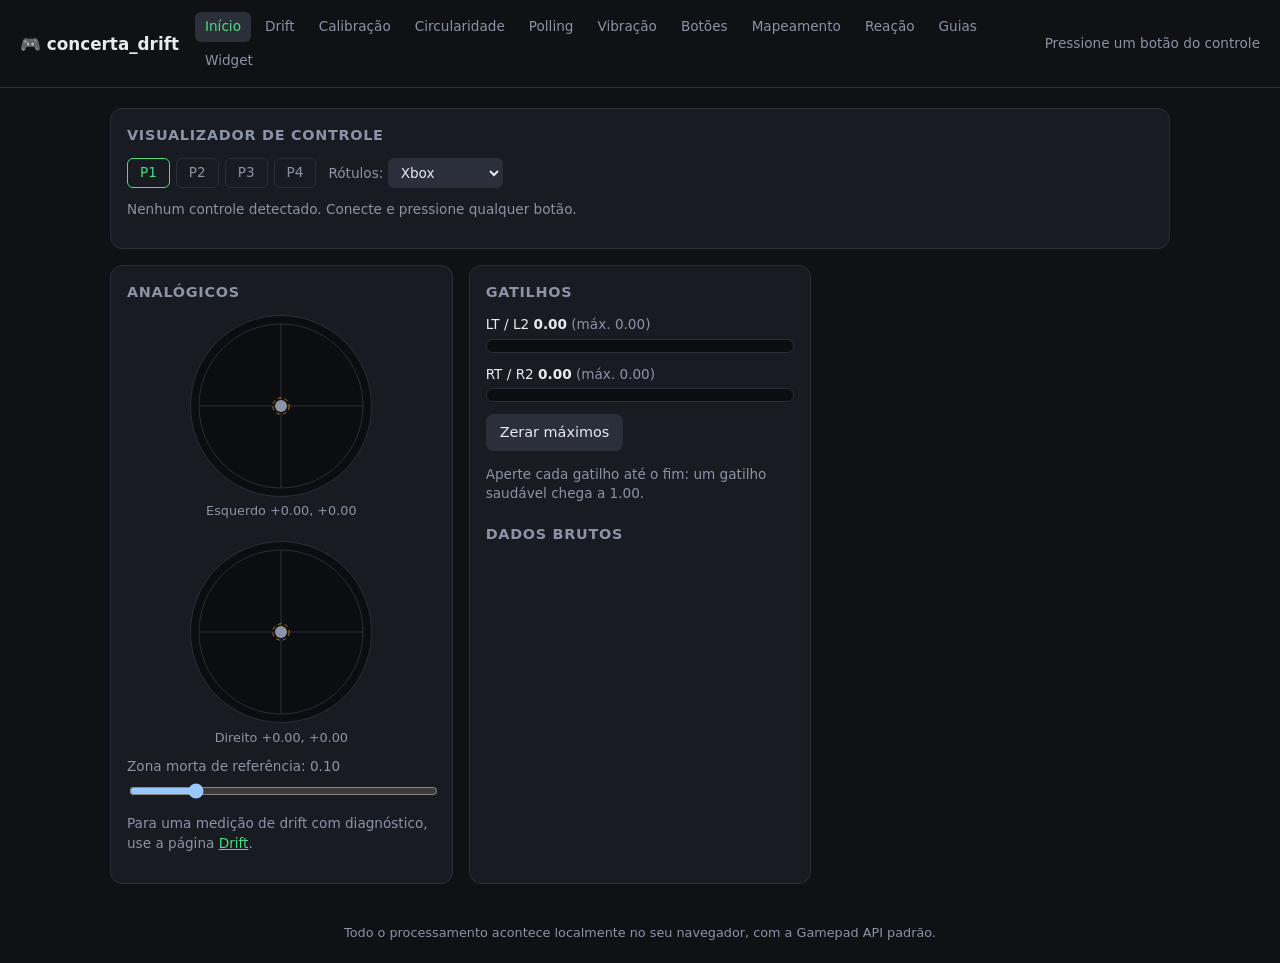
<file: index.html>
<!doctype html>
<html lang="pt-BR">
<head>
<meta charset="utf-8">
<meta name="viewport" content="width=device-width, initial-scale=1">
<title>Testador de Controle Online — concerta_drift</title>
<meta name="description" content="Teste botões, analógicos, gatilhos, vibração e taxa de polling do seu controle direto no navegador, usando a Gamepad API.">
<link rel="stylesheet" href="assets/style.css">
</head>
<body>
<header class="top">
  <h1>🎮 concerta_drift</h1>
  <nav id="nav"></nav>
  <span id="status" class="status">Pressione um botão do controle</span>
</header>

<main>
  <section class="card wide">
    <h2>Visualizador de controle</h2>
    <div id="bar"></div>
    <div id="info" class="note" style="margin-bottom:12px">Nenhum controle detectado. Conecte e pressione qualquer botão.</div>
    <div class="btns" id="btns"></div>
  </section>

  <section class="card">
    <h2>Analógicos</h2>
    <div class="sticks">
      <div class="stick"><canvas id="cL" width="180" height="180"></canvas><div>Esquerdo <span id="tL">+0.00, +0.00</span></div><div id="eL"></div></div>
      <div class="stick"><canvas id="cR" width="180" height="180"></canvas><div>Direito <span id="tR">+0.00, +0.00</span></div><div id="eR"></div></div>
    </div>
    <div class="field">
      <label>Zona morta de referência: <span id="dzv">0.10</span></label>
      <input type="range" id="dz" min="0" max="0.5" step="0.01" value="0.10">
    </div>
    <p class="note">Para uma medição de drift com diagnóstico, use a página <a href="drift.html">Drift</a>.</p>
  </section>

  <section class="card">
    <h2>Gatilhos</h2>
    <div class="meter">LT / L2 <b id="vLT">0.00</b> <span class="note">(máx. <span id="mLT">0.00</span>)</span><div class="bar"><i id="bLT"></i></div></div>
    <div class="meter">RT / R2 <b id="vRT">0.00</b> <span class="note">(máx. <span id="mRT">0.00</span>)</span><div class="bar"><i id="bRT"></i></div></div>
    <div class="row"><button class="act" id="resetMax">Zerar máximos</button></div>
    <p class="note">Aperte cada gatilho até o fim: um gatilho saudável chega a 1.00.</p>
    <h2 style="margin-top:20px">Dados brutos</h2>
    <div class="raw"><div id="axes"></div><div id="rbtns"></div></div>
  </section>
</main>
<footer>Todo o processamento acontece localmente no seu navegador, com a Gamepad API padrão.</footer>

<script src="assets/common.js"></script>
<script src="assets/index.js"></script>
</body>
</html>
</file>
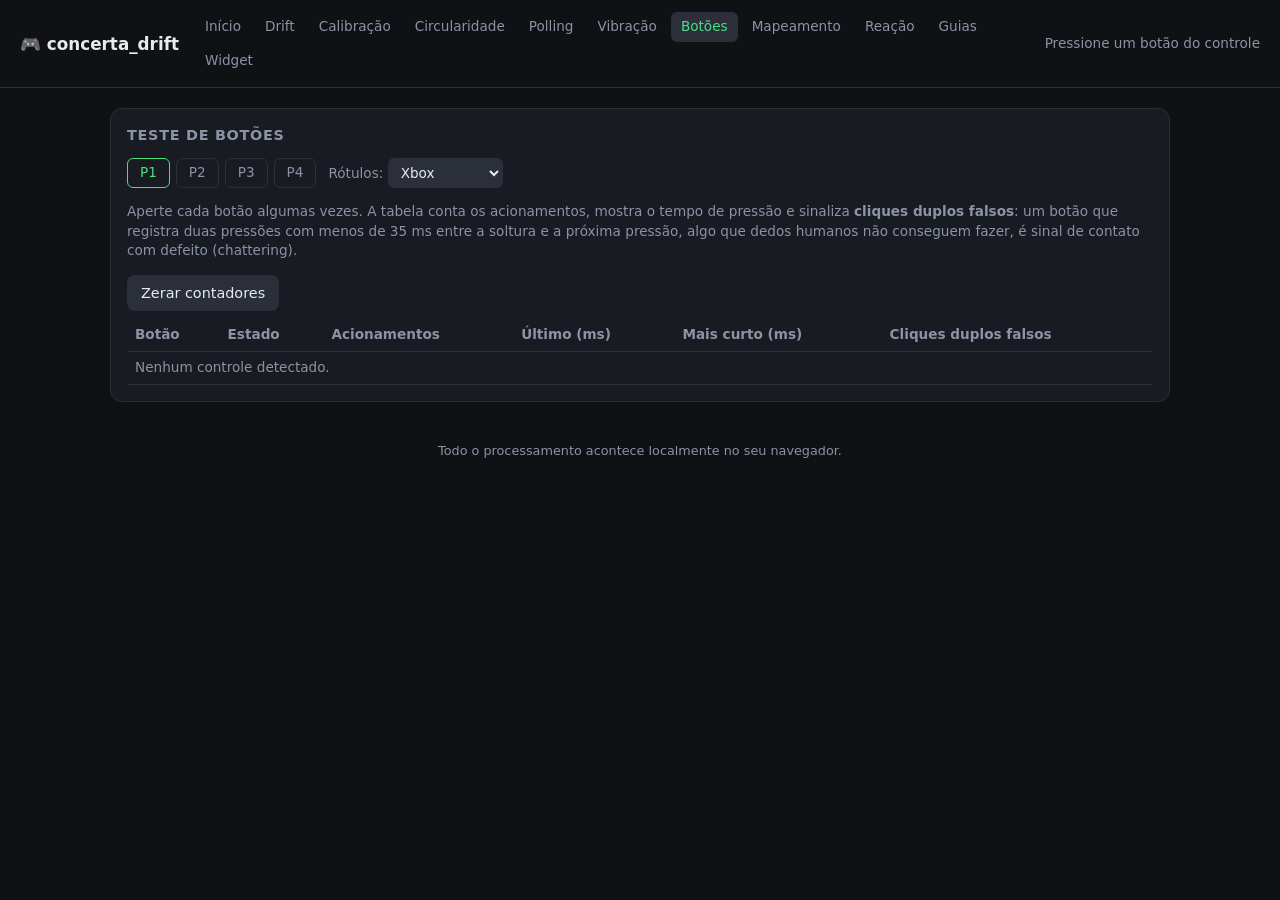
<file: buttons.html>
<!doctype html>
<html lang="pt-BR">
<head>
<meta charset="utf-8">
<meta name="viewport" content="width=device-width, initial-scale=1">
<title>Teste de Botões — concerta_drift</title>
<meta name="description" content="Conte acionamentos, meça o tempo de pressão e detecte cliques duplos falsos (chattering) nos botões do controle.">
<link rel="stylesheet" href="assets/style.css">
</head>
<body>
<header class="top">
  <h1>🎮 concerta_drift</h1>
  <nav id="nav"></nav>
  <span id="status" class="status">Pressione um botão do controle</span>
</header>

<main>
  <section class="card wide">
    <h2>Teste de botões</h2>
    <div id="bar"></div>
    <p class="note">Aperte cada botão algumas vezes. A tabela conta os acionamentos, mostra o tempo de pressão e sinaliza <b>cliques duplos falsos</b>: um botão que registra duas pressões com menos de 35 ms entre a soltura e a próxima pressão, algo que dedos humanos não conseguem fazer, é sinal de contato com defeito (chattering).</p>
    <div class="row"><button class="act" id="reset">Zerar contadores</button></div>
    <div style="overflow:auto">
      <table class="t">
        <thead><tr><th>Botão</th><th>Estado</th><th>Acionamentos</th><th>Último (ms)</th><th>Mais curto (ms)</th><th>Cliques duplos falsos</th></tr></thead>
        <tbody id="tbody"></tbody>
      </table>
    </div>
  </section>
</main>
<footer>Todo o processamento acontece localmente no seu navegador.</footer>

<script src="assets/common.js"></script>
<script src="assets/buttons.js"></script>
</body>
</html>
</file>
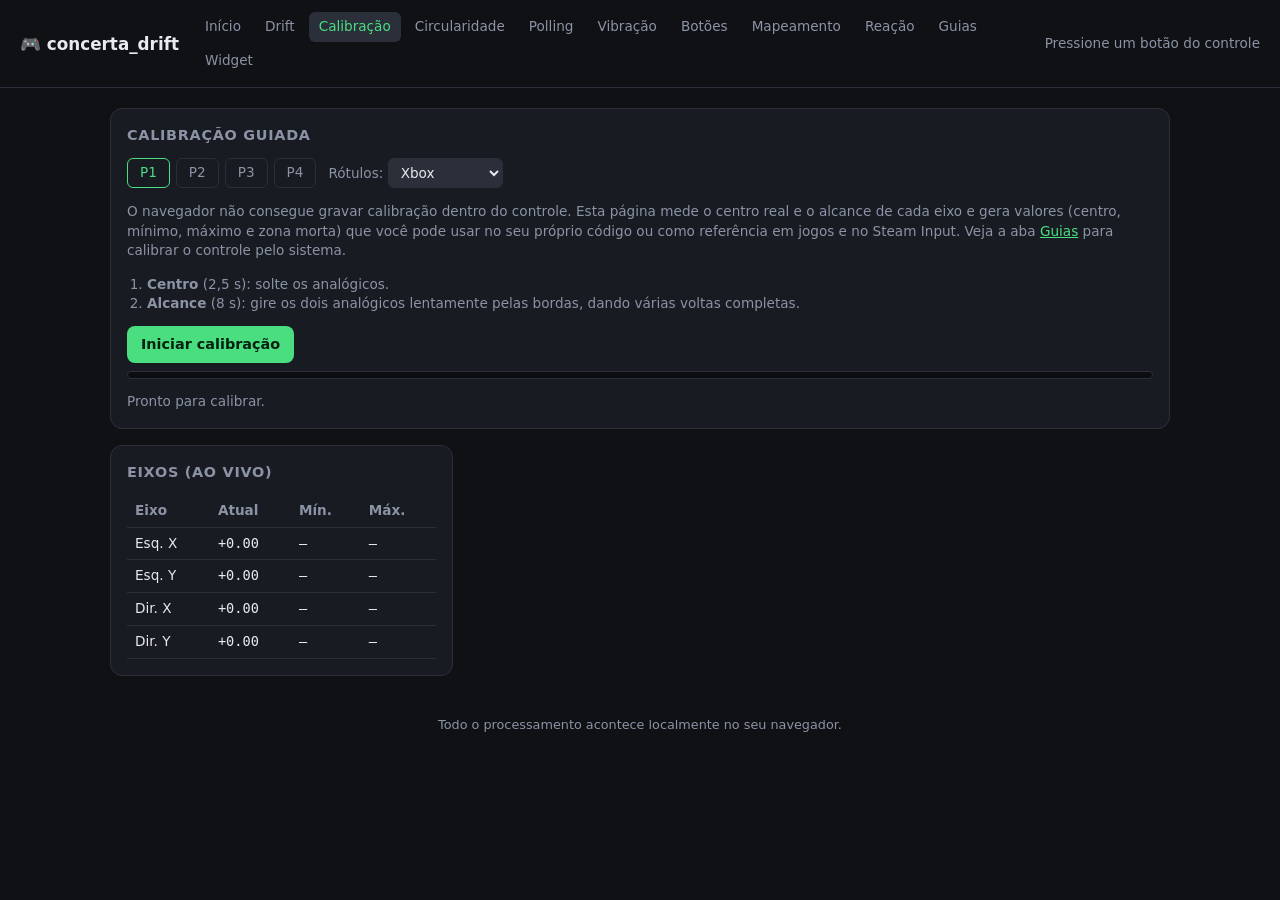
<file: calibration.html>
<!doctype html>
<html lang="pt-BR">
<head>
<meta charset="utf-8">
<meta name="viewport" content="width=device-width, initial-scale=1">
<title>Calibração por Software — concerta_drift</title>
<meta name="description" content="Calibração guiada por software dos analógicos: centro, alcance e zona morta, com exportação em JSON.">
<link rel="stylesheet" href="assets/style.css">
</head>
<body>
<header class="top">
  <h1>🎮 concerta_drift</h1>
  <nav id="nav"></nav>
  <span id="status" class="status">Pressione um botão do controle</span>
</header>

<main>
  <section class="card wide">
    <h2>Calibração guiada</h2>
    <div id="bar"></div>
    <p class="note">O navegador não consegue gravar calibração dentro do controle. Esta página mede o centro real e o alcance de cada eixo e gera valores (centro, mínimo, máximo e zona morta) que você pode usar no seu próprio código ou como referência em jogos e no Steam Input. Veja a aba <a href="guides.html">Guias</a> para calibrar o controle pelo sistema.</p>
    <ol class="note" style="margin:8px 0 12px;padding-left:20px">
      <li><b>Centro</b> (2,5 s): solte os analógicos.</li>
      <li><b>Alcance</b> (8 s): gire os dois analógicos lentamente pelas bordas, dando várias voltas completas.</li>
    </ol>
    <div class="row"><button class="act primary" id="start">Iniciar calibração</button></div>
    <div class="progress"><i id="prog"></i></div>
    <p class="note" id="msg" style="margin-bottom:0">Pronto para calibrar.</p>
  </section>

  <section class="card">
    <h2>Eixos (ao vivo)</h2>
    <table class="t"><thead><tr><th>Eixo</th><th>Atual</th><th>Mín.</th><th>Máx.</th></tr></thead><tbody id="live"></tbody></table>
  </section>

  <section class="card" id="prevCard" hidden>
    <h2>Pré-visualização</h2>
    <div class="row"><label class="note">Analógico <select id="which"><option value="l">Esquerdo</option><option value="r">Direito</option></select></label></div>
    <div class="sticks">
      <div class="stick"><canvas id="cRaw" width="180" height="180"></canvas><div>Bruto</div></div>
      <div class="stick"><canvas id="cCal" width="180" height="180"></canvas><div>Calibrado</div></div>
    </div>
  </section>

  <section class="card wide" id="out" hidden>
    <h2>Resultado</h2>
    <div id="warns" class="note warn"></div>
    <pre class="code" id="json"></pre>
    <div class="row">
      <button class="act" id="copyJson">Copiar JSON</button>
      <button class="act" id="dlJson">Baixar JSON</button>
      <button class="act" id="saveLocal">Salvar neste navegador</button>
      <button class="act" id="loadLocal">Carregar salvo</button>
    </div>
    <h3>Como aplicar no seu código</h3>
    <pre class="code" id="snippet"></pre>
    <div class="row"><button class="act" id="copySnippet">Copiar código</button></div>
  </section>
</main>
<footer>Todo o processamento acontece localmente no seu navegador.</footer>

<script src="assets/common.js"></script>
<script src="assets/calibration.js"></script>
</body>
</html>
</file>
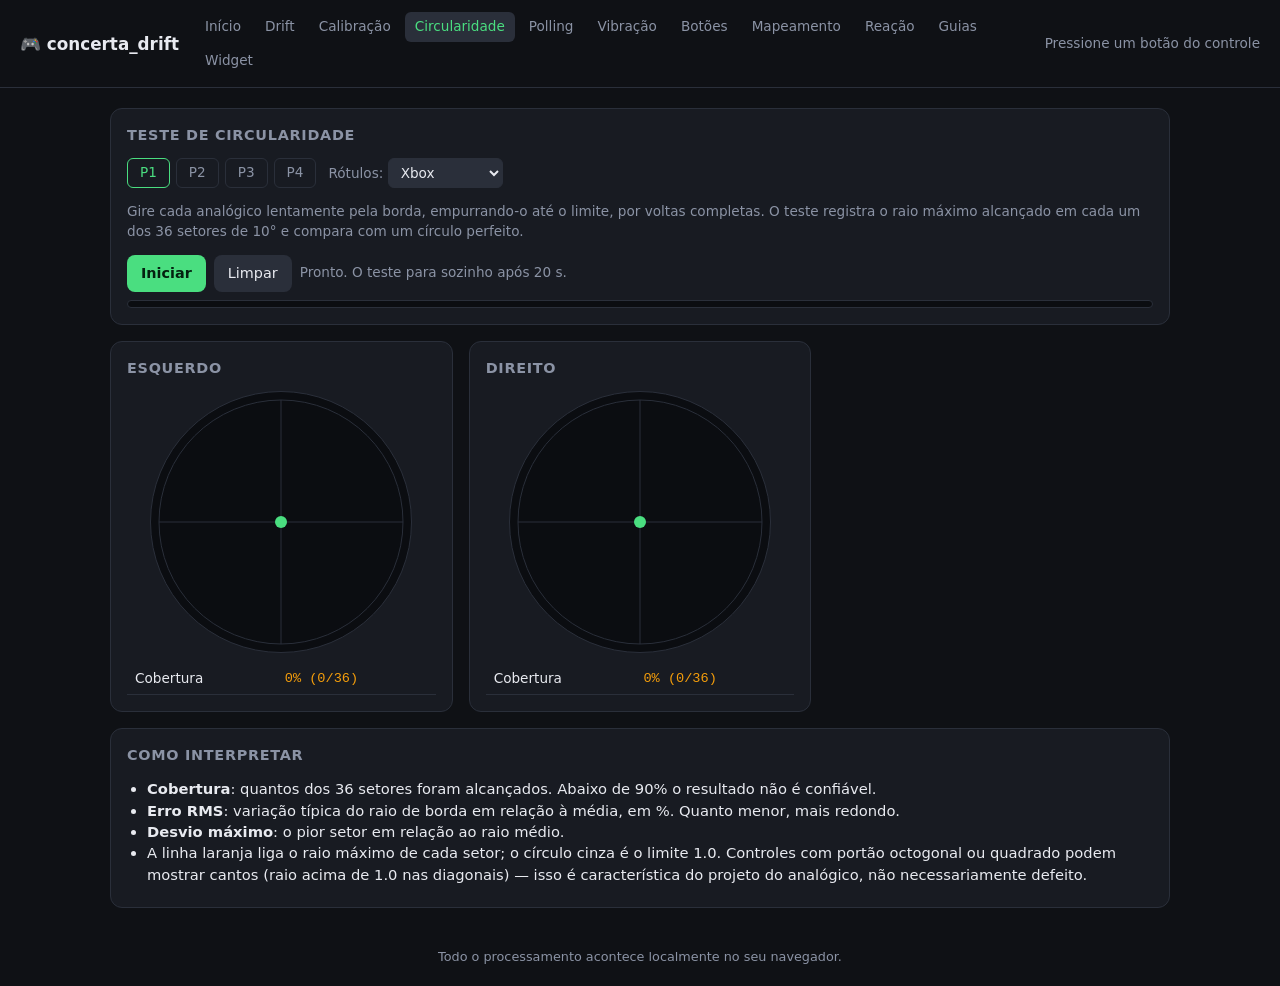
<file: circularity.html>
<!doctype html>
<html lang="pt-BR">
<head>
<meta charset="utf-8">
<meta name="viewport" content="width=device-width, initial-scale=1">
<title>Teste de Circularidade — concerta_drift</title>
<meta name="description" content="Meça o erro de circularidade dos analógicos girando-os pela borda do portão.">
<link rel="stylesheet" href="assets/style.css">
</head>
<body>
<header class="top">
  <h1>🎮 concerta_drift</h1>
  <nav id="nav"></nav>
  <span id="status" class="status">Pressione um botão do controle</span>
</header>

<main>
  <section class="card wide">
    <h2>Teste de circularidade</h2>
    <div id="bar"></div>
    <p class="note">Gire cada analógico lentamente pela borda, empurrando-o até o limite, por voltas completas. O teste registra o raio máximo alcançado em cada um dos 36 setores de 10° e compara com um círculo perfeito.</p>
    <div class="row">
      <button class="act primary" id="toggle">Iniciar</button>
      <button class="act" id="reset">Limpar</button>
      <span class="note" id="msg">Pronto. O teste para sozinho após 20 s.</span>
    </div>
    <div class="progress"><i id="prog"></i></div>
  </section>

  <section class="card">
    <h2>Esquerdo</h2>
    <div class="sticks"><canvas id="cL" width="260" height="260"></canvas></div>
    <table class="t" style="margin-top:10px"><tbody id="rL"></tbody></table>
  </section>

  <section class="card">
    <h2>Direito</h2>
    <div class="sticks"><canvas id="cR" width="260" height="260"></canvas></div>
    <table class="t" style="margin-top:10px"><tbody id="rR"></tbody></table>
  </section>

  <section class="card wide prose">
    <h2>Como interpretar</h2>
    <ul>
      <li><b>Cobertura</b>: quantos dos 36 setores foram alcançados. Abaixo de 90% o resultado não é confiável.</li>
      <li><b>Erro RMS</b>: variação típica do raio de borda em relação à média, em %. Quanto menor, mais redondo.</li>
      <li><b>Desvio máximo</b>: o pior setor em relação ao raio médio.</li>
      <li>A linha laranja liga o raio máximo de cada setor; o círculo cinza é o limite 1.0. Controles com portão octogonal ou quadrado podem mostrar cantos (raio acima de 1.0 nas diagonais) — isso é característica do projeto do analógico, não necessariamente defeito.</li>
    </ul>
  </section>
</main>
<footer>Todo o processamento acontece localmente no seu navegador.</footer>

<script src="assets/common.js"></script>
<script src="assets/circularity.js"></script>
</body>
</html>
</file>
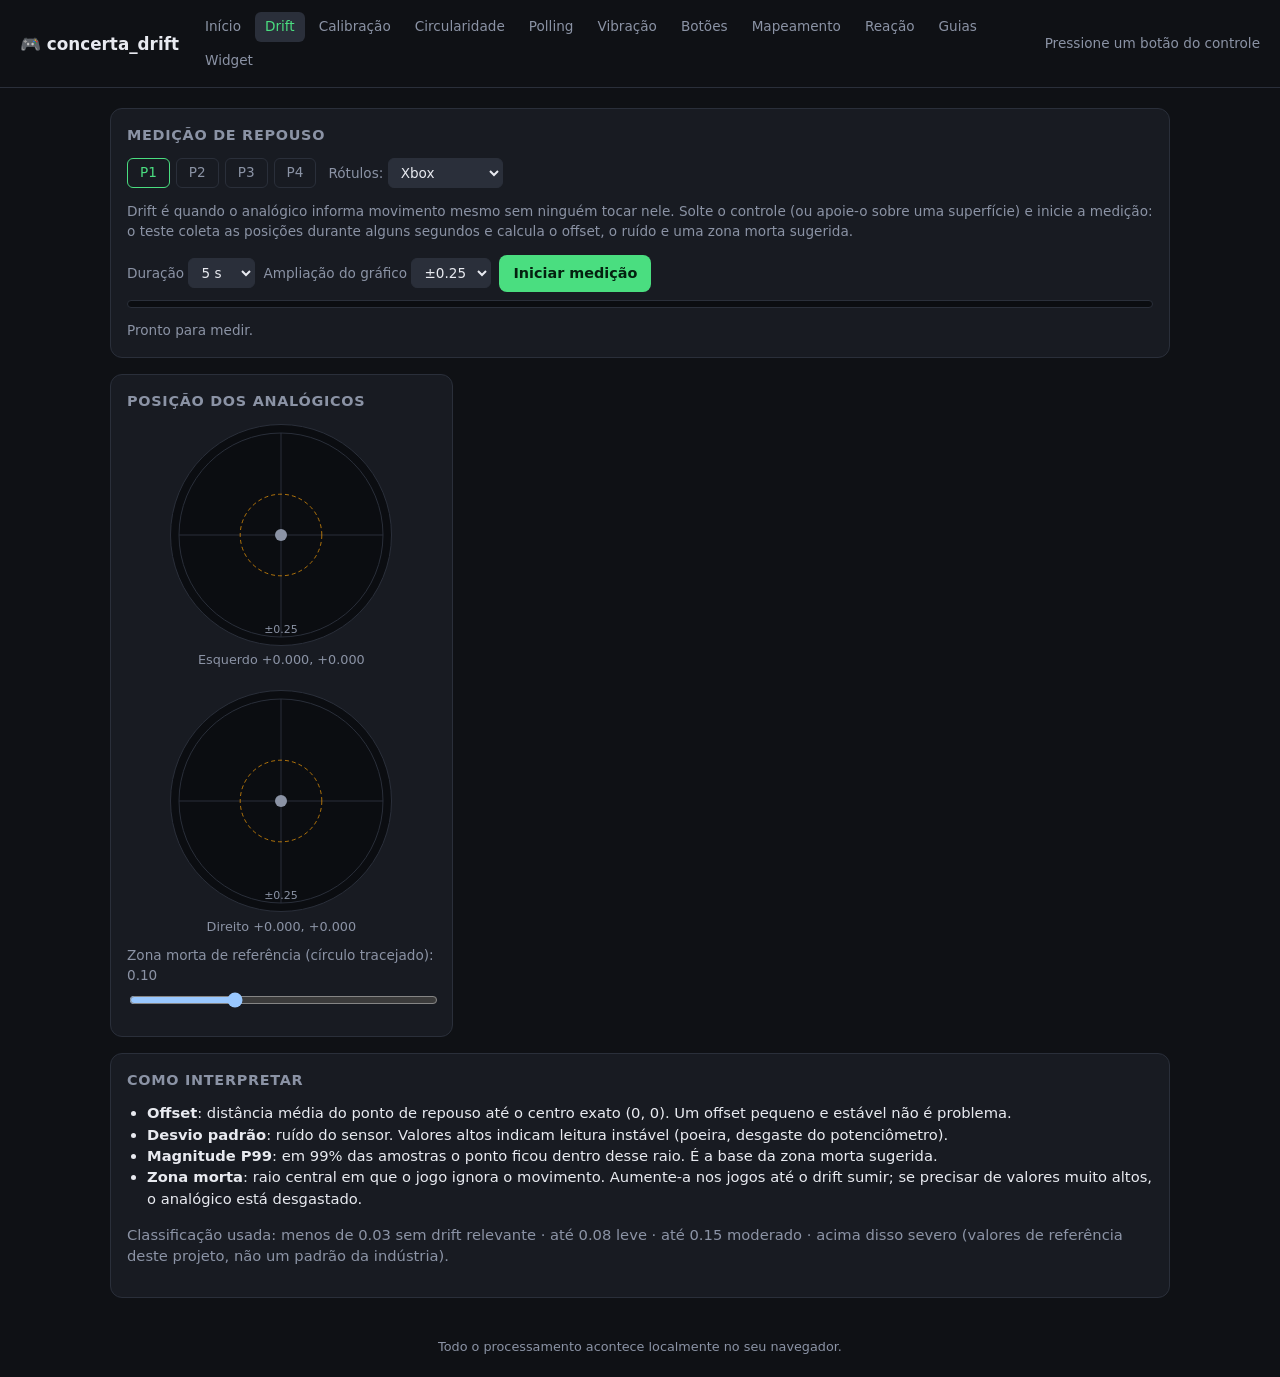
<file: drift.html>
<!doctype html>
<html lang="pt-BR">
<head>
<meta charset="utf-8">
<meta name="viewport" content="width=device-width, initial-scale=1">
<title>Teste de Drift do Analógico — concerta_drift</title>
<meta name="description" content="Meça o drift dos analógicos do seu controle: offset de repouso, ruído, zona morta sugerida e diagnóstico.">
<link rel="stylesheet" href="assets/style.css">
</head>
<body>
<header class="top">
  <h1>🎮 concerta_drift</h1>
  <nav id="nav"></nav>
  <span id="status" class="status">Pressione um botão do controle</span>
</header>

<main>
  <section class="card wide">
    <h2>Medição de repouso</h2>
    <div id="bar"></div>
    <p class="note">Drift é quando o analógico informa movimento mesmo sem ninguém tocar nele. Solte o controle (ou apoie-o sobre uma superfície) e inicie a medição: o teste coleta as posições durante alguns segundos e calcula o offset, o ruído e uma zona morta sugerida.</p>
    <div class="row">
      <label class="note">Duração
        <select id="dur"><option value="3">3 s</option><option value="5" selected>5 s</option><option value="10">10 s</option><option value="15">15 s</option></select>
      </label>
      <label class="note">Ampliação do gráfico
        <select id="zoom"><option value="0.1">±0.10</option><option value="0.25" selected>±0.25</option><option value="0.5">±0.50</option><option value="1">±1.00</option></select>
      </label>
      <button class="act primary" id="start">Iniciar medição</button>
    </div>
    <div class="progress"><i id="prog"></i></div>
    <p class="note" id="msg" style="margin-bottom:0">Pronto para medir.</p>
  </section>

  <section class="card">
    <h2>Posição dos analógicos</h2>
    <div class="sticks">
      <div class="stick"><canvas id="cL" width="220" height="220"></canvas><div>Esquerdo <span id="tL">+0.000, +0.000</span></div></div>
      <div class="stick"><canvas id="cR" width="220" height="220"></canvas><div>Direito <span id="tR">+0.000, +0.000</span></div></div>
    </div>
    <div class="field">
      <label>Zona morta de referência (círculo tracejado): <span id="dzv">0.10</span></label>
      <input type="range" id="dz" min="0" max="0.3" step="0.01" value="0.10">
    </div>
  </section>

  <section class="card" id="res" hidden>
    <h2>Resultado</h2>
    <table class="t">
      <thead><tr><th>Métrica</th><th>Esquerdo</th><th>Direito</th></tr></thead>
      <tbody id="tbody"></tbody>
    </table>
    <p class="note" id="legend"></p>
    <div class="row"><button class="act" id="copy">Copiar resultado</button></div>
  </section>

  <section class="card wide prose">
    <h2>Como interpretar</h2>
    <ul>
      <li><b>Offset</b>: distância média do ponto de repouso até o centro exato (0, 0). Um offset pequeno e estável não é problema.</li>
      <li><b>Desvio padrão</b>: ruído do sensor. Valores altos indicam leitura instável (poeira, desgaste do potenciômetro).</li>
      <li><b>Magnitude P99</b>: em 99% das amostras o ponto ficou dentro desse raio. É a base da zona morta sugerida.</li>
      <li><b>Zona morta</b>: raio central em que o jogo ignora o movimento. Aumente-a nos jogos até o drift sumir; se precisar de valores muito altos, o analógico está desgastado.</li>
    </ul>
    <p class="note">Classificação usada: menos de 0.03 sem drift relevante · até 0.08 leve · até 0.15 moderado · acima disso severo (valores de referência deste projeto, não um padrão da indústria).</p>
  </section>
</main>
<footer>Todo o processamento acontece localmente no seu navegador.</footer>

<script src="assets/common.js"></script>
<script src="assets/drift.js"></script>
</body>
</html>
</file>
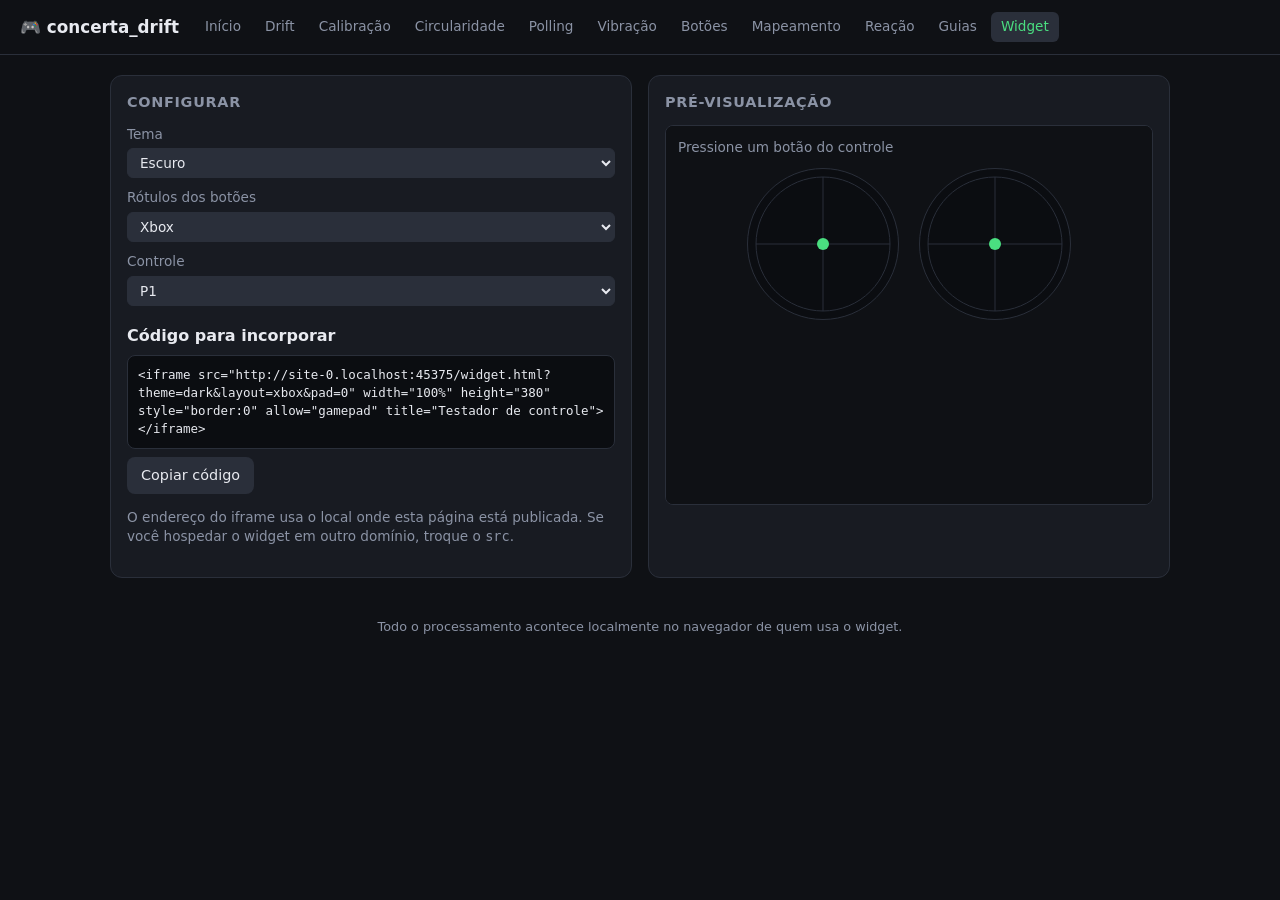
<file: embed.html>
<!doctype html>
<html lang="pt-BR">
<head>
<meta charset="utf-8">
<meta name="viewport" content="width=device-width, initial-scale=1">
<title>Widget Incorporável — concerta_drift</title>
<meta name="description" content="Incorpore o visualizador de controle em outro site com um iframe.">
<link rel="stylesheet" href="assets/style.css">
</head>
<body>
<header class="top">
  <h1>🎮 concerta_drift</h1>
  <nav id="nav"></nav>
</header>

<main>
  <section class="card">
    <h2>Configurar</h2>
    <div class="field"><label>Tema</label>
      <select id="theme"><option value="dark">Escuro</option><option value="light">Claro</option></select></div>
    <div class="field"><label>Rótulos dos botões</label>
      <select id="layout"><option value="xbox">Xbox</option><option value="ps">PlayStation</option><option value="switch">Nintendo</option></select></div>
    <div class="field"><label>Controle</label>
      <select id="pad"><option value="0">P1</option><option value="1">P2</option><option value="2">P3</option><option value="3">P4</option></select></div>
    <h3>Código para incorporar</h3>
    <pre class="code" id="code"></pre>
    <div class="row"><button class="act" id="copy">Copiar código</button></div>
    <p class="note">O endereço do iframe usa o local onde esta página está publicada. Se você hospedar o widget em outro domínio, troque o <code>src</code>.</p>
  </section>

  <section class="card">
    <h2>Pré-visualização</h2>
    <iframe class="prev" id="prev" title="Widget de controle" allow="gamepad"></iframe>
  </section>
</main>
<footer>Todo o processamento acontece localmente no navegador de quem usa o widget.</footer>

<script src="assets/common.js"></script>
<script src="assets/embed.js"></script>
</body>
</html>
</file>
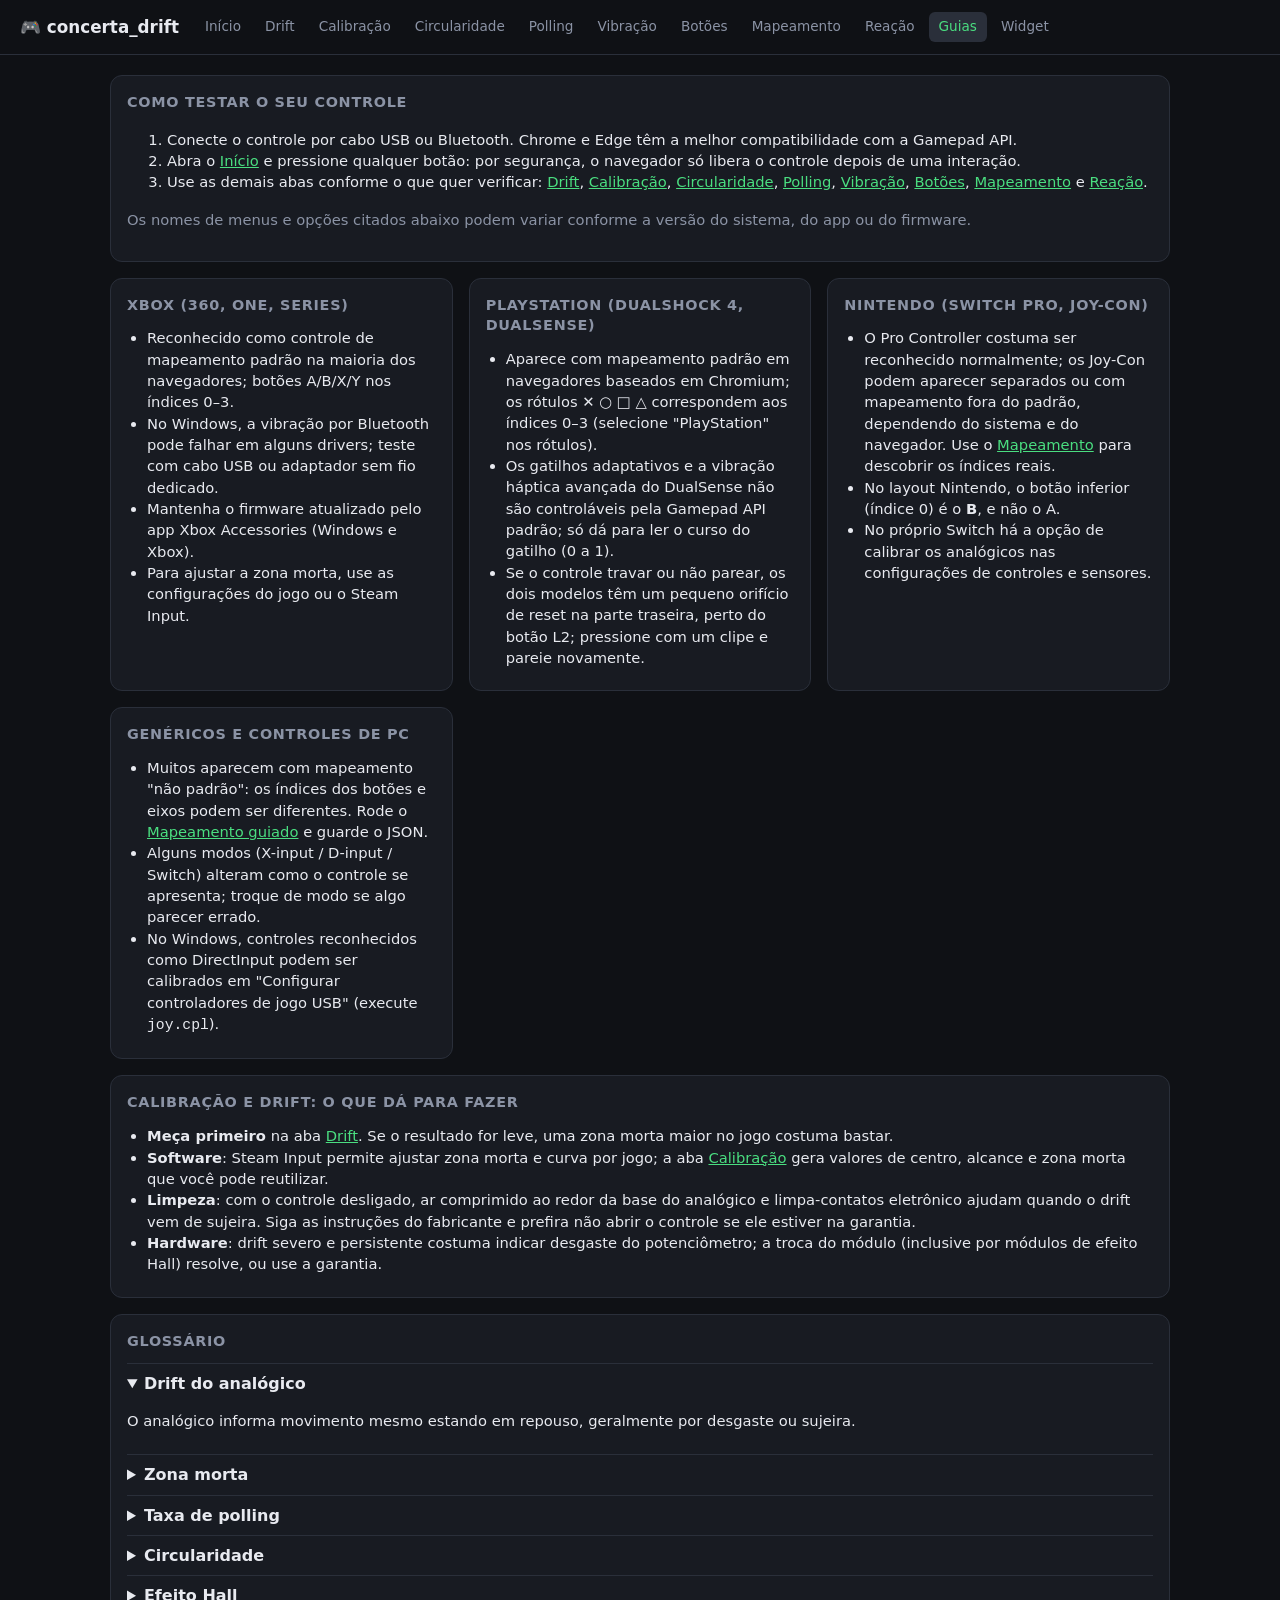
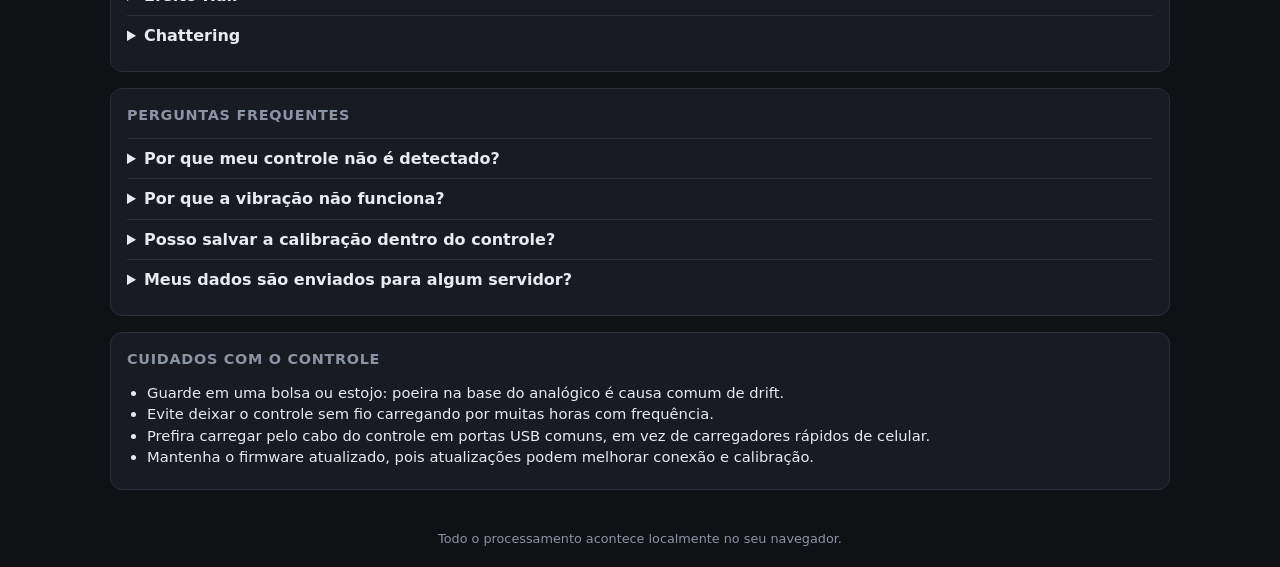
<file: guides.html>
<!doctype html>
<html lang="pt-BR">
<head>
<meta charset="utf-8">
<meta name="viewport" content="width=device-width, initial-scale=1">
<title>Guias por Controle — concerta_drift</title>
<meta name="description" content="Guias para Xbox, PlayStation, Switch e controles genéricos: conexão, calibração, drift, manutenção, glossário e perguntas frequentes.">
<link rel="stylesheet" href="assets/style.css">
</head>
<body>
<header class="top">
  <h1>🎮 concerta_drift</h1>
  <nav id="nav"></nav>
</header>

<main>
  <section class="card wide prose">
    <h2>Como testar o seu controle</h2>
    <ol>
      <li>Conecte o controle por cabo USB ou Bluetooth. Chrome e Edge têm a melhor compatibilidade com a Gamepad API.</li>
      <li>Abra o <a href="index.html">Início</a> e pressione qualquer botão: por segurança, o navegador só libera o controle depois de uma interação.</li>
      <li>Use as demais abas conforme o que quer verificar: <a href="drift.html">Drift</a>, <a href="calibration.html">Calibração</a>, <a href="circularity.html">Circularidade</a>, <a href="polling.html">Polling</a>, <a href="vibration.html">Vibração</a>, <a href="buttons.html">Botões</a>, <a href="mapping.html">Mapeamento</a> e <a href="latency.html">Reação</a>.</li>
    </ol>
    <p class="note">Os nomes de menus e opções citados abaixo podem variar conforme a versão do sistema, do app ou do firmware.</p>
  </section>

  <section class="card prose">
    <h2>Xbox (360, One, Series)</h2>
    <ul>
      <li>Reconhecido como controle de mapeamento padrão na maioria dos navegadores; botões A/B/X/Y nos índices 0–3.</li>
      <li>No Windows, a vibração por Bluetooth pode falhar em alguns drivers; teste com cabo USB ou adaptador sem fio dedicado.</li>
      <li>Mantenha o firmware atualizado pelo app Xbox Accessories (Windows e Xbox).</li>
      <li>Para ajustar a zona morta, use as configurações do jogo ou o Steam Input.</li>
    </ul>
  </section>

  <section class="card prose">
    <h2>PlayStation (DualShock 4, DualSense)</h2>
    <ul>
      <li>Aparece com mapeamento padrão em navegadores baseados em Chromium; os rótulos ✕ ○ □ △ correspondem aos índices 0–3 (selecione "PlayStation" nos rótulos).</li>
      <li>Os gatilhos adaptativos e a vibração háptica avançada do DualSense não são controláveis pela Gamepad API padrão; só dá para ler o curso do gatilho (0 a 1).</li>
      <li>Se o controle travar ou não parear, os dois modelos têm um pequeno orifício de reset na parte traseira, perto do botão L2; pressione com um clipe e pareie novamente.</li>
    </ul>
  </section>

  <section class="card prose">
    <h2>Nintendo (Switch Pro, Joy-Con)</h2>
    <ul>
      <li>O Pro Controller costuma ser reconhecido normalmente; os Joy-Con podem aparecer separados ou com mapeamento fora do padrão, dependendo do sistema e do navegador. Use o <a href="mapping.html">Mapeamento</a> para descobrir os índices reais.</li>
      <li>No layout Nintendo, o botão inferior (índice 0) é o <b>B</b>, e não o A.</li>
      <li>No próprio Switch há a opção de calibrar os analógicos nas configurações de controles e sensores.</li>
    </ul>
  </section>

  <section class="card prose">
    <h2>Genéricos e controles de PC</h2>
    <ul>
      <li>Muitos aparecem com mapeamento "não padrão": os índices dos botões e eixos podem ser diferentes. Rode o <a href="mapping.html">Mapeamento guiado</a> e guarde o JSON.</li>
      <li>Alguns modos (X-input / D-input / Switch) alteram como o controle se apresenta; troque de modo se algo parecer errado.</li>
      <li>No Windows, controles reconhecidos como DirectInput podem ser calibrados em "Configurar controladores de jogo USB" (execute <code>joy.cpl</code>).</li>
    </ul>
  </section>

  <section class="card wide prose">
    <h2>Calibração e drift: o que dá para fazer</h2>
    <ul>
      <li><b>Meça primeiro</b> na aba <a href="drift.html">Drift</a>. Se o resultado for leve, uma zona morta maior no jogo costuma bastar.</li>
      <li><b>Software</b>: Steam Input permite ajustar zona morta e curva por jogo; a aba <a href="calibration.html">Calibração</a> gera valores de centro, alcance e zona morta que você pode reutilizar.</li>
      <li><b>Limpeza</b>: com o controle desligado, ar comprimido ao redor da base do analógico e limpa-contatos eletrônico ajudam quando o drift vem de sujeira. Siga as instruções do fabricante e prefira não abrir o controle se ele estiver na garantia.</li>
      <li><b>Hardware</b>: drift severo e persistente costuma indicar desgaste do potenciômetro; a troca do módulo (inclusive por módulos de efeito Hall) resolve, ou use a garantia.</li>
    </ul>
  </section>

  <section class="card wide prose">
    <h2>Glossário</h2>
    <details open><summary>Drift do analógico</summary><p>O analógico informa movimento mesmo estando em repouso, geralmente por desgaste ou sujeira.</p></details>
    <details><summary>Zona morta</summary><p>Região central em que o movimento é ignorado. Mascara drift leve, mas reduz a precisão de movimentos pequenos.</p></details>
    <details><summary>Taxa de polling</summary><p>Quantas vezes por segundo o controle envia seu estado. Quanto maior, menor o atraso de entrada.</p></details>
    <details><summary>Circularidade</summary><p>Quão próximo de um círculo perfeito é o alcance do analógico ao girá-lo pela borda.</p></details>
    <details><summary>Efeito Hall</summary><p>Tecnologia de analógico com sensores magnéticos, sem contato físico no sensor, o que reduz o desgaste que causa drift.</p></details>
    <details><summary>Chattering</summary><p>Um botão registra várias pressões por um único toque, por contato com defeito. Veja a aba <a href="buttons.html">Botões</a>.</p></details>
  </section>

  <section class="card wide prose">
    <h2>Perguntas frequentes</h2>
    <details><summary>Por que meu controle não é detectado?</summary><p>O navegador só libera o controle depois que você pressiona um botão na página. Pressione qualquer botão; se continuar sem aparecer, reconecte o controle, feche apps que o estejam usando e tente outro navegador baseado em Chromium.</p></details>
    <details><summary>Por que a vibração não funciona?</summary><p>Use Chrome ou Edge e, de preferência, cabo USB. Alguns controles e drivers não expõem vibração ao navegador.</p></details>
    <details><summary>Posso salvar a calibração dentro do controle?</summary><p>Não pelo navegador. A calibração gerada aqui é por software: você usa os valores no seu código ou em ferramentas como o Steam Input.</p></details>
    <details><summary>Meus dados são enviados para algum servidor?</summary><p>Não. Toda a leitura e o cálculo acontecem no seu navegador. Apenas o histórico do teste de reação e as calibrações que você salvar ficam no armazenamento local do seu navegador.</p></details>
  </section>

  <section class="card wide prose">
    <h2>Cuidados com o controle</h2>
    <ul>
      <li>Guarde em uma bolsa ou estojo: poeira na base do analógico é causa comum de drift.</li>
      <li>Evite deixar o controle sem fio carregando por muitas horas com frequência.</li>
      <li>Prefira carregar pelo cabo do controle em portas USB comuns, em vez de carregadores rápidos de celular.</li>
      <li>Mantenha o firmware atualizado, pois atualizações podem melhorar conexão e calibração.</li>
    </ul>
  </section>
</main>
<footer>Todo o processamento acontece localmente no seu navegador.</footer>

<script src="assets/common.js"></script>
</body>
</html>
</file>
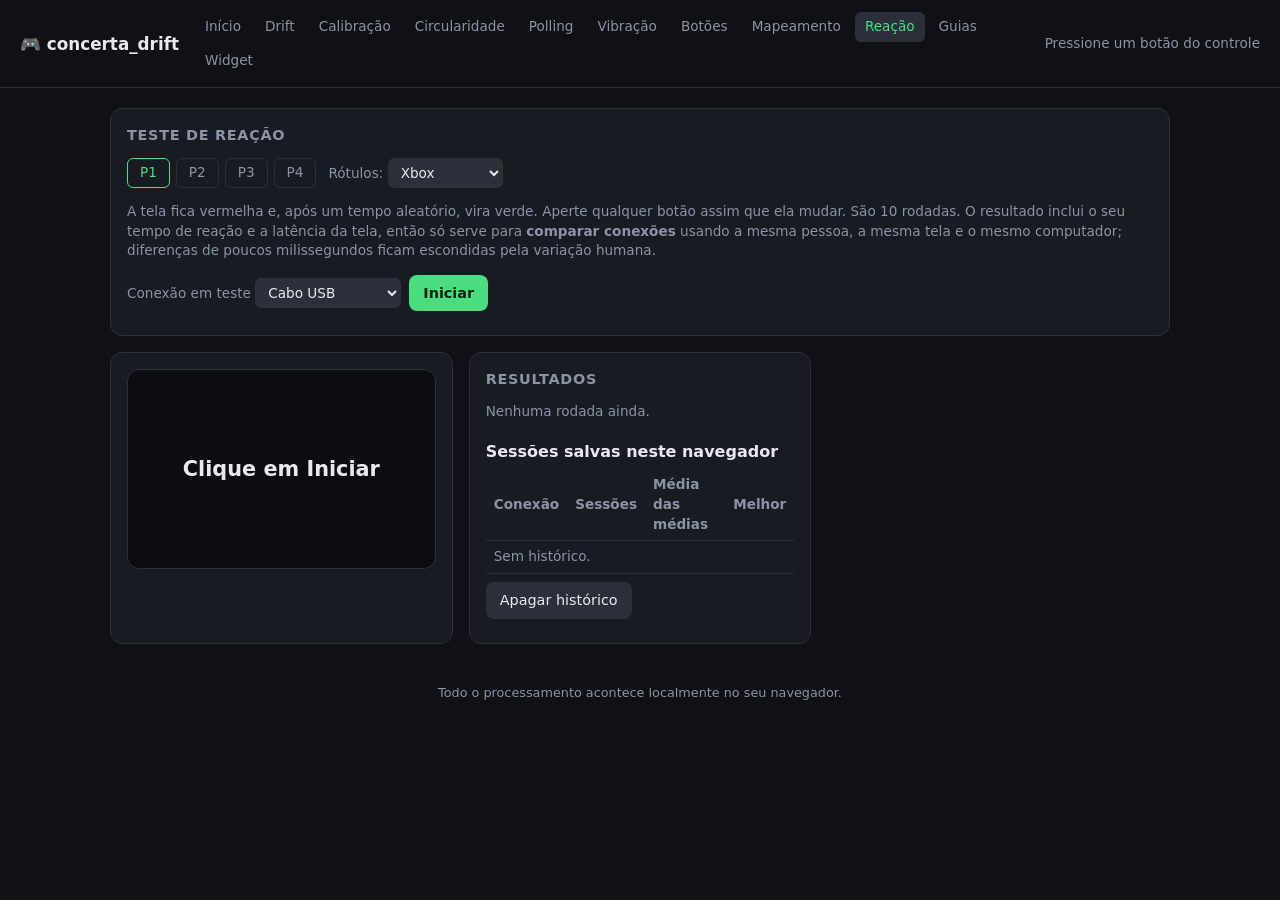
<file: latency.html>
<!doctype html>
<html lang="pt-BR">
<head>
<meta charset="utf-8">
<meta name="viewport" content="width=device-width, initial-scale=1">
<title>Teste de Reação — concerta_drift</title>
<meta name="description" content="Teste de tempo de reação com o controle, para comparar conexões (cabo, Bluetooth, 2.4G) com a mesma pessoa e o mesmo equipamento.">
<link rel="stylesheet" href="assets/style.css">
</head>
<body>
<header class="top">
  <h1>🎮 concerta_drift</h1>
  <nav id="nav"></nav>
  <span id="status" class="status">Pressione um botão do controle</span>
</header>

<main>
  <section class="card wide">
    <h2>Teste de reação</h2>
    <div id="bar"></div>
    <p class="note">A tela fica vermelha e, após um tempo aleatório, vira verde. Aperte qualquer botão assim que ela mudar. São 10 rodadas. O resultado inclui o seu tempo de reação e a latência da tela, então só serve para <b>comparar conexões</b> usando a mesma pessoa, a mesma tela e o mesmo computador; diferenças de poucos milissegundos ficam escondidas pela variação humana.</p>
    <div class="row">
      <label class="note">Conexão em teste
        <select id="conn"><option>Cabo USB</option><option>Bluetooth</option><option>Adaptador 2.4G</option><option>Outro</option></select>
      </label>
      <button class="act primary" id="start">Iniciar</button>
    </div>
  </section>

  <section class="card">
    <div class="box" id="box">Clique em Iniciar</div>
  </section>

  <section class="card">
    <h2>Resultados</h2>
    <div id="res" class="note">Nenhuma rodada ainda.</div>
    <h3>Sessões salvas neste navegador</h3>
    <table class="t"><thead><tr><th>Conexão</th><th>Sessões</th><th>Média das médias</th><th>Melhor</th></tr></thead><tbody id="hist"></tbody></table>
    <div class="row"><button class="act" id="clear">Apagar histórico</button></div>
  </section>
</main>
<footer>Todo o processamento acontece localmente no seu navegador.</footer>

<script src="assets/common.js"></script>
<script src="assets/latency.js"></script>
</body>
</html>
</file>
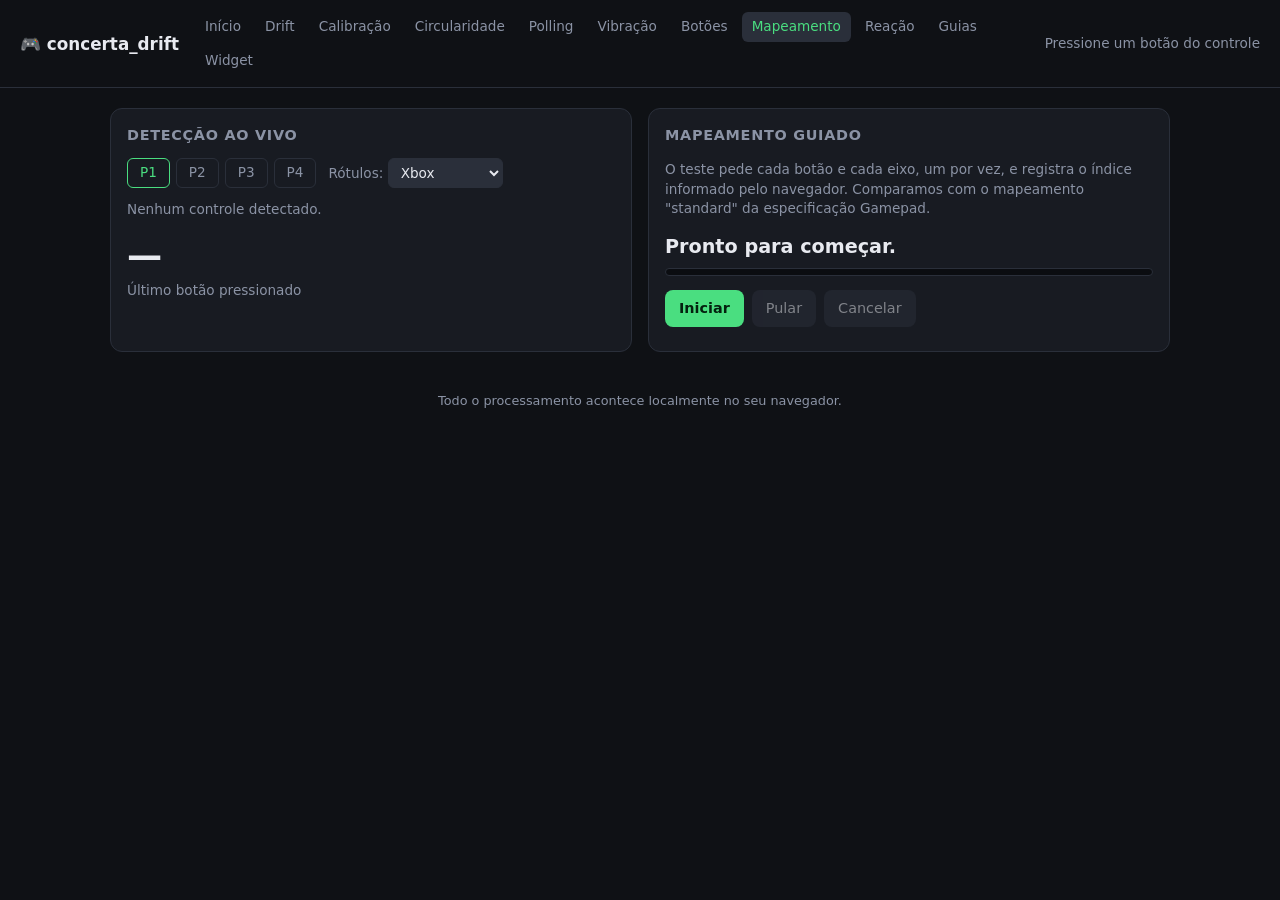
<file: mapping.html>
<!doctype html>
<html lang="pt-BR">
<head>
<meta charset="utf-8">
<meta name="viewport" content="width=device-width, initial-scale=1">
<title>Teste de Mapeamento — concerta_drift</title>
<meta name="description" content="Descubra qual índice de botão ou eixo o navegador atribui a cada controle físico e compare com o mapeamento padrão.">
<link rel="stylesheet" href="assets/style.css">
</head>
<body>
<header class="top">
  <h1>🎮 concerta_drift</h1>
  <nav id="nav"></nav>
  <span id="status" class="status">Pressione um botão do controle</span>
</header>

<main>
  <section class="card">
    <h2>Detecção ao vivo</h2>
    <div id="bar"></div>
    <div id="info" class="note" style="margin-bottom:10px">Nenhum controle detectado.</div>
    <div class="big" id="last">—</div>
    <div class="note">Último botão pressionado</div>
    <p class="note" id="down" style="margin-top:12px"></p>
  </section>

  <section class="card">
    <h2>Mapeamento guiado</h2>
    <p class="note">O teste pede cada botão e cada eixo, um por vez, e registra o índice informado pelo navegador. Comparamos com o mapeamento "standard" da especificação Gamepad.</p>
    <div class="big" id="prompt" style="font-size:1.2rem">Pronto para começar.</div>
    <div class="progress" style="margin:8px 0"><i id="prog"></i></div>
    <p class="note" id="hint"></p>
    <div class="row">
      <button class="act primary" id="start">Iniciar</button>
      <button class="act" id="skip" disabled>Pular</button>
      <button class="act" id="cancel" disabled>Cancelar</button>
    </div>
  </section>

  <section class="card wide" id="out" hidden>
    <h2>Resultado</h2>
    <div style="overflow:auto">
      <table class="t">
        <thead><tr><th>Função</th><th>Detectado</th><th>Padrão</th><th>Status</th></tr></thead>
        <tbody id="tbody"></tbody>
      </table>
    </div>
    <div class="row">
      <button class="act" id="copy">Copiar JSON</button>
      <button class="act" id="dl">Baixar JSON</button>
    </div>
  </section>
</main>
<footer>Todo o processamento acontece localmente no seu navegador.</footer>

<script src="assets/common.js"></script>
<script src="assets/mapping.js"></script>
</body>
</html>
</file>
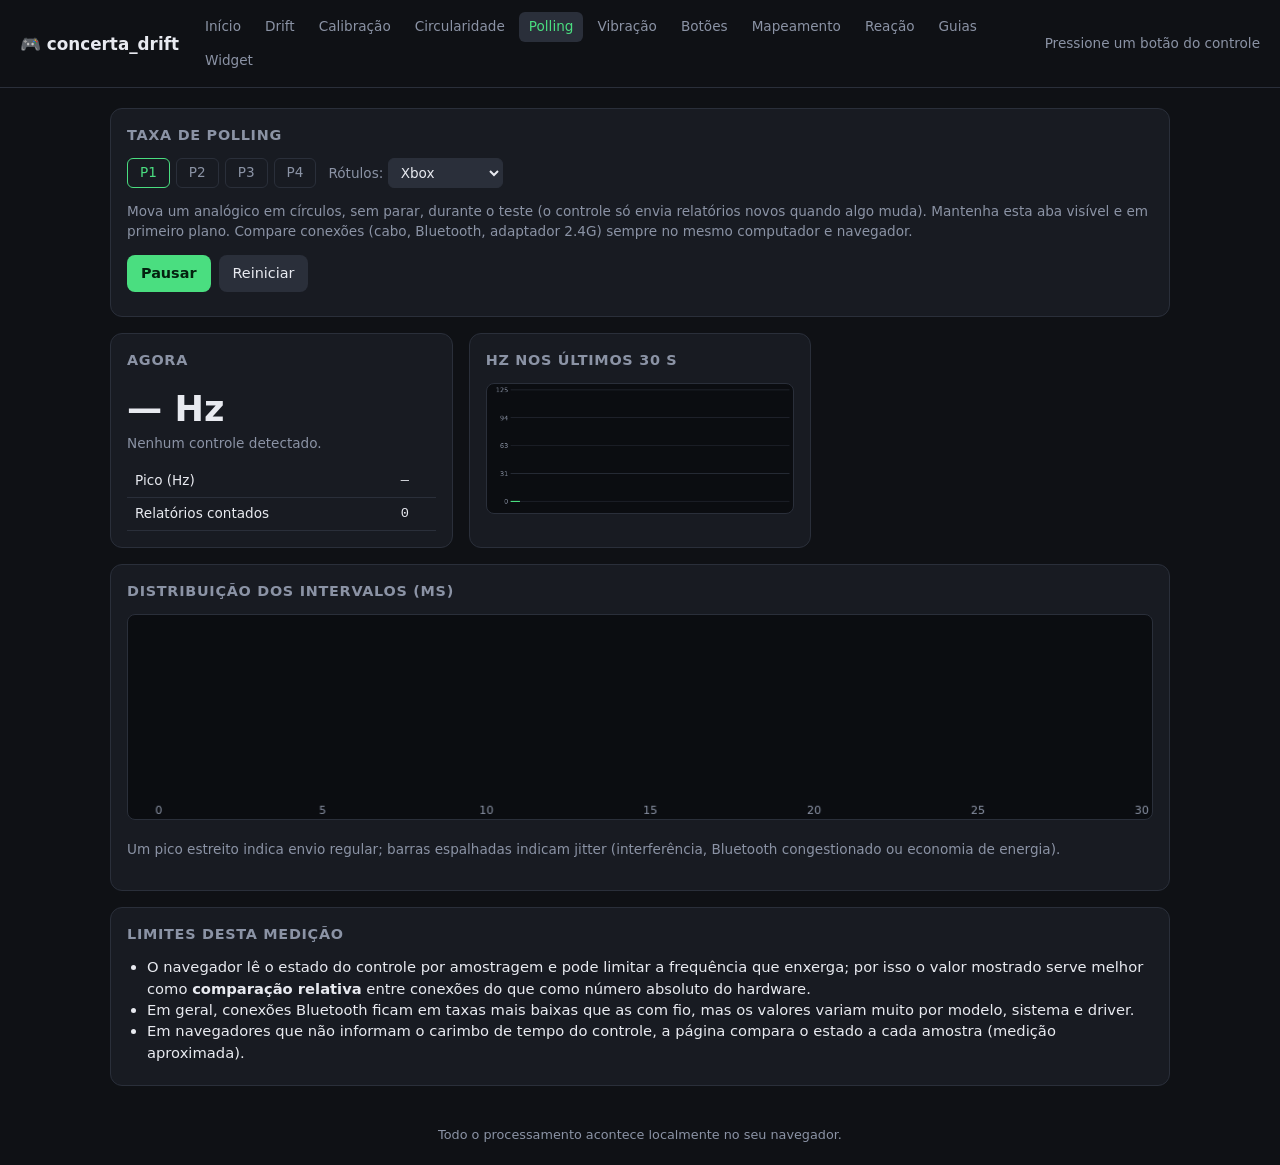
<file: polling.html>
<!doctype html>
<html lang="pt-BR">
<head>
<meta charset="utf-8">
<meta name="viewport" content="width=device-width, initial-scale=1">
<title>Teste de Taxa de Polling — concerta_drift</title>
<meta name="description" content="Estime a taxa de polling do controle (Hz), o intervalo entre relatórios e o jitter.">
<link rel="stylesheet" href="assets/style.css">
</head>
<body>
<header class="top">
  <h1>🎮 concerta_drift</h1>
  <nav id="nav"></nav>
  <span id="status" class="status">Pressione um botão do controle</span>
</header>

<main>
  <section class="card wide">
    <h2>Taxa de polling</h2>
    <div id="bar"></div>
    <p class="note">Mova um analógico em círculos, sem parar, durante o teste (o controle só envia relatórios novos quando algo muda). Mantenha esta aba visível e em primeiro plano. Compare conexões (cabo, Bluetooth, adaptador 2.4G) sempre no mesmo computador e navegador.</p>
    <div class="row">
      <button class="act primary" id="toggle">Pausar</button>
      <button class="act" id="reset">Reiniciar</button>
    </div>
  </section>

  <section class="card">
    <h2>Agora</h2>
    <div class="big" id="hz">— Hz</div>
    <div class="note" id="hint">Aguardando movimento…</div>
    <table class="t" style="margin-top:12px"><tbody id="stats"></tbody></table>
  </section>

  <section class="card">
    <h2>Hz nos últimos 30 s</h2>
    <canvas id="chart" class="sq" width="520" height="220"></canvas>
  </section>

  <section class="card wide">
    <h2>Distribuição dos intervalos (ms)</h2>
    <canvas id="hist" class="sq" width="1000" height="200"></canvas>
    <p class="note">Um pico estreito indica envio regular; barras espalhadas indicam jitter (interferência, Bluetooth congestionado ou economia de energia).</p>
  </section>

  <section class="card wide prose">
    <h2>Limites desta medição</h2>
    <ul>
      <li>O navegador lê o estado do controle por amostragem e pode limitar a frequência que enxerga; por isso o valor mostrado serve melhor como <b>comparação relativa</b> entre conexões do que como número absoluto do hardware.</li>
      <li>Em geral, conexões Bluetooth ficam em taxas mais baixas que as com fio, mas os valores variam muito por modelo, sistema e driver.</li>
      <li>Em navegadores que não informam o carimbo de tempo do controle, a página compara o estado a cada amostra (medição aproximada).</li>
    </ul>
  </section>
</main>
<footer>Todo o processamento acontece localmente no seu navegador.</footer>

<script src="assets/common.js"></script>
<script src="assets/polling.js"></script>
</body>
</html>
</file>
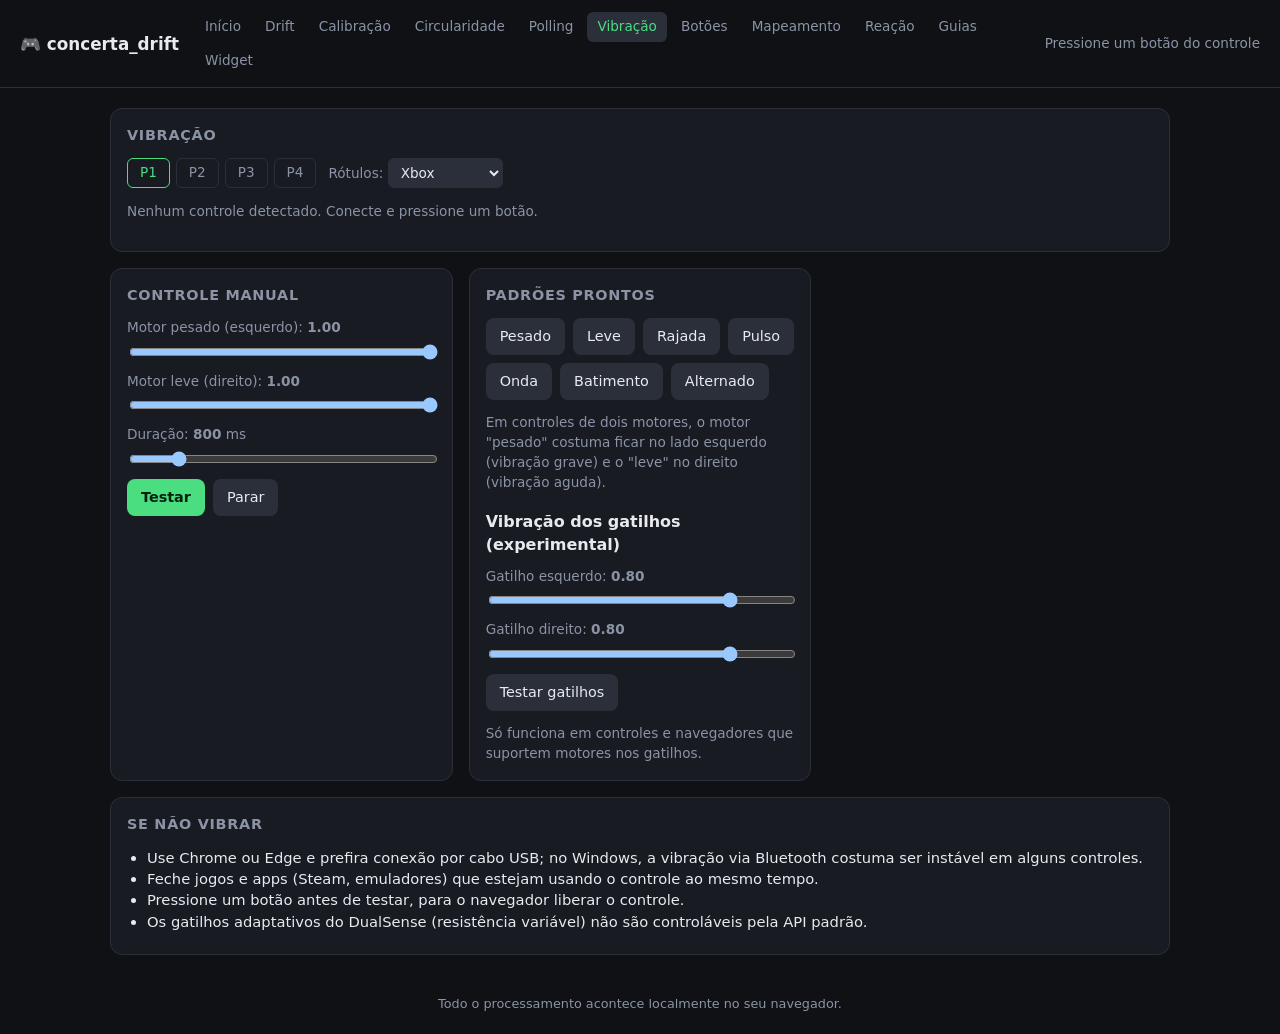
<file: vibration.html>
<!doctype html>
<html lang="pt-BR">
<head>
<meta charset="utf-8">
<meta name="viewport" content="width=device-width, initial-scale=1">
<title>Teste de Vibração — concerta_drift</title>
<meta name="description" content="Teste os motores de vibração esquerdo e direito do controle, com intensidade e duração ajustáveis.">
<link rel="stylesheet" href="assets/style.css">
</head>
<body>
<header class="top">
  <h1>🎮 concerta_drift</h1>
  <nav id="nav"></nav>
  <span id="status" class="status">Pressione um botão do controle</span>
</header>

<main>
  <section class="card wide">
    <h2>Vibração</h2>
    <div id="bar"></div>
    <p class="note" id="support">Verificando suporte…</p>
  </section>

  <section class="card">
    <h2>Controle manual</h2>
    <div class="field"><label>Motor pesado (esquerdo): <b id="vs">1.00</b></label><input type="range" id="strong" min="0" max="1" step="0.05" value="1"></div>
    <div class="field"><label>Motor leve (direito): <b id="vw">1.00</b></label><input type="range" id="weak" min="0" max="1" step="0.05" value="1"></div>
    <div class="field"><label>Duração: <b id="vd">800</b> ms</label><input type="range" id="dur" min="100" max="5000" step="100" value="800"></div>
    <div class="row">
      <button class="act primary" id="play">Testar</button>
      <button class="act" id="stop">Parar</button>
    </div>
    <p class="note" id="msg" style="margin-bottom:0"></p>
  </section>

  <section class="card">
    <h2>Padrões prontos</h2>
    <div class="row">
      <button class="act" data-p="heavy">Pesado</button>
      <button class="act" data-p="light">Leve</button>
      <button class="act" data-p="burst">Rajada</button>
      <button class="act" data-p="pulse">Pulso</button>
      <button class="act" data-p="wave">Onda</button>
      <button class="act" data-p="beat">Batimento</button>
      <button class="act" data-p="alt">Alternado</button>
    </div>
    <p class="note">Em controles de dois motores, o motor "pesado" costuma ficar no lado esquerdo (vibração grave) e o "leve" no direito (vibração aguda).</p>
    <h3>Vibração dos gatilhos (experimental)</h3>
    <div class="field"><label>Gatilho esquerdo: <b id="vl">0.80</b></label><input type="range" id="tl" min="0" max="1" step="0.05" value="0.8"></div>
    <div class="field"><label>Gatilho direito: <b id="vr">0.80</b></label><input type="range" id="tr" min="0" max="1" step="0.05" value="0.8"></div>
    <div class="row"><button class="act" id="trig">Testar gatilhos</button></div>
    <p class="note" id="tmsg" style="margin-bottom:0">Só funciona em controles e navegadores que suportem motores nos gatilhos.</p>
  </section>

  <section class="card wide prose">
    <h2>Se não vibrar</h2>
    <ul>
      <li>Use Chrome ou Edge e prefira conexão por cabo USB; no Windows, a vibração via Bluetooth costuma ser instável em alguns controles.</li>
      <li>Feche jogos e apps (Steam, emuladores) que estejam usando o controle ao mesmo tempo.</li>
      <li>Pressione um botão antes de testar, para o navegador liberar o controle.</li>
      <li>Os gatilhos adaptativos do DualSense (resistência variável) não são controláveis pela API padrão.</li>
    </ul>
  </section>
</main>
<footer>Todo o processamento acontece localmente no seu navegador.</footer>

<script src="assets/common.js"></script>
<script src="assets/vibration.js"></script>
</body>
</html>
</file>
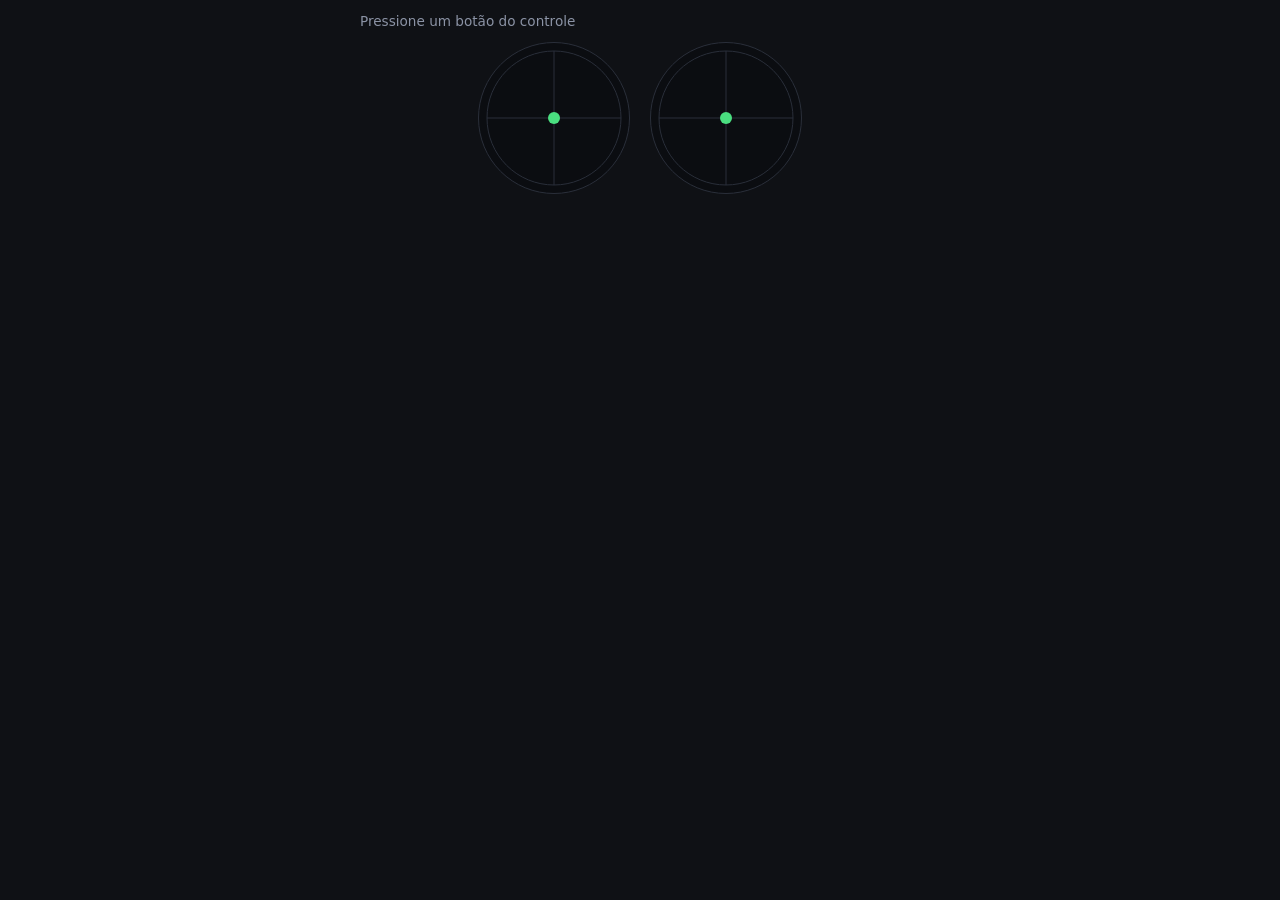
<file: widget.html>
<!doctype html>
<html lang="pt-BR">
<head>
<meta charset="utf-8">
<meta name="viewport" content="width=device-width, initial-scale=1">
<title>Widget de Controle — concerta_drift</title>
<link rel="stylesheet" href="assets/style.css">
<style>
  body{padding:12px}
  .w{max-width:560px;margin:0 auto}
  .w .sticks{margin:10px 0}
  .w .btns{grid-template-columns:repeat(auto-fill,minmax(54px,1fr));gap:6px}
</style>
</head>
<body>
<div class="w">
  <div class="status" id="status">Pressione um botão do controle</div>
  <div class="sticks">
    <div class="stick"><canvas id="cL" width="150" height="150"></canvas></div>
    <div class="stick"><canvas id="cR" width="150" height="150"></canvas></div>
  </div>
  <div class="btns" id="btns"></div>
</div>
<script src="assets/common.js"></script>
<script src="assets/widget.js"></script>
</body>
</html>
</file>
<file: assets/style.css>
:root{--bg:#0f1115;--card:#181b22;--line:#2a2f3a;--txt:#e8eaf0;--mut:#8b93a5;--acc:#4ade80;--warn:#f59e0b;--bad:#ef4444;--btn:#2a2f3a;--btnh:#3a4150;--cv:#0b0d11}
[data-theme="light"]{--bg:#f4f6fa;--card:#ffffff;--line:#d9dde6;--txt:#1b1f2a;--mut:#5b6476;--acc:#16a34a;--warn:#d97706;--bad:#dc2626;--btn:#e6e9f0;--btnh:#d5dae5;--cv:#eef0f5;color-scheme:light}
*{box-sizing:border-box}
html{color-scheme:dark}
body{margin:0;font-family:system-ui,-apple-system,"Segoe UI",Roboto,sans-serif;background:var(--bg);color:var(--txt);line-height:1.45}
a{color:var(--acc)}

.top{padding:12px 20px;border-bottom:1px solid var(--line);display:flex;align-items:center;flex-wrap:wrap;gap:8px 16px}
.top h1{font-size:1.05rem;margin:0;white-space:nowrap}
nav{display:flex;flex-wrap:wrap;gap:4px;flex:1}
nav a{color:var(--mut);text-decoration:none;padding:5px 10px;border-radius:6px;font-size:.85rem}
nav a:hover{background:var(--btn);color:var(--txt)}
nav a.on{background:var(--btn);color:var(--acc)}
.status{font-size:.85rem;color:var(--mut)}
.status.on{color:var(--acc)}

main{max-width:1100px;margin:0 auto;padding:20px;display:grid;gap:16px;grid-template-columns:repeat(auto-fit,minmax(320px,1fr))}
.card{background:var(--card);border:1px solid var(--line);border-radius:12px;padding:16px;min-width:0}
.card h2{font-size:.9rem;margin:0 0 12px;color:var(--mut);text-transform:uppercase;letter-spacing:.05em}
.card h3{font-size:1rem;margin:18px 0 6px}
.wide{grid-column:1/-1}
.note{color:var(--mut);font-size:.85rem}
.note.warn{color:var(--warn)}

.barrow{display:flex;gap:12px;align-items:center;flex-wrap:wrap;margin-bottom:12px}
.slots{display:flex;gap:6px;flex-wrap:wrap}
.slot{padding:4px 12px;border-radius:6px;border:1px solid var(--line);background:none;color:var(--mut);cursor:pointer;font:inherit;font-size:.85rem}
.slot.has{color:var(--txt)}
.slot.active{border-color:var(--acc);color:var(--acc)}
select,input[type=number]{background:var(--btn);color:var(--txt);border:1px solid var(--line);border-radius:6px;padding:5px 8px;font:inherit;font-size:.85rem}
button.act{background:var(--btn);color:var(--txt);border:0;border-radius:8px;padding:8px 14px;cursor:pointer;font:inherit;font-size:.9rem}
button.act:hover{background:var(--btnh)}
button.act.primary{background:var(--acc);color:#04210f;font-weight:600}
button.act:disabled{opacity:.5;cursor:not-allowed}
.row{display:flex;gap:8px;flex-wrap:wrap;margin:8px 0;align-items:center}
input[type=range]{width:100%}
.field{display:grid;gap:4px;margin:10px 0}
.field label{font-size:.85rem;color:var(--mut)}

.btns{display:grid;grid-template-columns:repeat(auto-fill,minmax(64px,1fr));gap:8px}
.btn{border:1px solid var(--line);border-radius:8px;padding:8px 4px;text-align:center;font-size:.75rem;color:var(--mut);transition:background .05s}
.btn.on{background:var(--acc);color:#04210f;border-color:var(--acc);font-weight:600}
.btn small{display:block;font-size:.65rem;opacity:.8}

canvas{background:var(--cv);border:1px solid var(--line);border-radius:50%;max-width:100%;height:auto}
canvas.sq{border-radius:8px;width:100%}
.sticks{display:flex;gap:20px;flex-wrap:wrap;justify-content:center}
.stick{text-align:center;font-size:.8rem;color:var(--mut)}

.meter{margin-bottom:12px;font-size:.85rem}
.bar,.progress{height:14px;background:var(--cv);border:1px solid var(--line);border-radius:7px;overflow:hidden;margin-top:4px}
.progress{height:8px;border-radius:4px}
.bar>i,.progress>i{display:block;height:100%;width:0;background:var(--acc)}

table.t{width:100%;border-collapse:collapse;font-size:.85rem}
.t th,.t td{padding:6px 8px;border-bottom:1px solid var(--line);text-align:left}
.t th{color:var(--mut);font-weight:600}
.t td.num{font-family:ui-monospace,Menlo,monospace}
.badge{display:inline-block;padding:2px 8px;border-radius:999px;font-size:.78rem;font-weight:600;border:1px solid currentColor}
.good{color:var(--acc)}.warn{color:var(--warn)}.bad{color:var(--bad)}

.big{font-size:2.2rem;font-weight:700}
pre.code{background:var(--cv);border:1px solid var(--line);border-radius:8px;padding:10px;overflow:auto;font-size:.78rem;max-height:280px;white-space:pre-wrap;word-break:break-word;margin:8px 0}
.raw{display:grid;grid-template-columns:1fr 1fr;gap:12px;font-family:ui-monospace,Menlo,monospace;font-size:.8rem}
.raw div div{display:flex;justify-content:space-between;border-bottom:1px solid var(--line);padding:2px 0}

.box{display:flex;align-items:center;justify-content:center;text-align:center;min-height:200px;border-radius:12px;font-size:1.3rem;font-weight:700;background:var(--cv);border:1px solid var(--line);padding:16px}
.box.wait{background:#7f1d1d;color:#fff}
.box.go{background:#16a34a;color:#fff}

.prose p,.prose li{font-size:.92rem}
.prose ul{padding-left:20px;margin:6px 0}
details{border-top:1px solid var(--line);padding:8px 0}
summary{cursor:pointer;font-weight:600}
iframe.prev{width:100%;height:380px;border:1px solid var(--line);border-radius:8px;background:var(--bg)}

footer{text-align:center;color:var(--mut);font-size:.8rem;padding:20px}
[hidden]{display:none!important}
</file>
